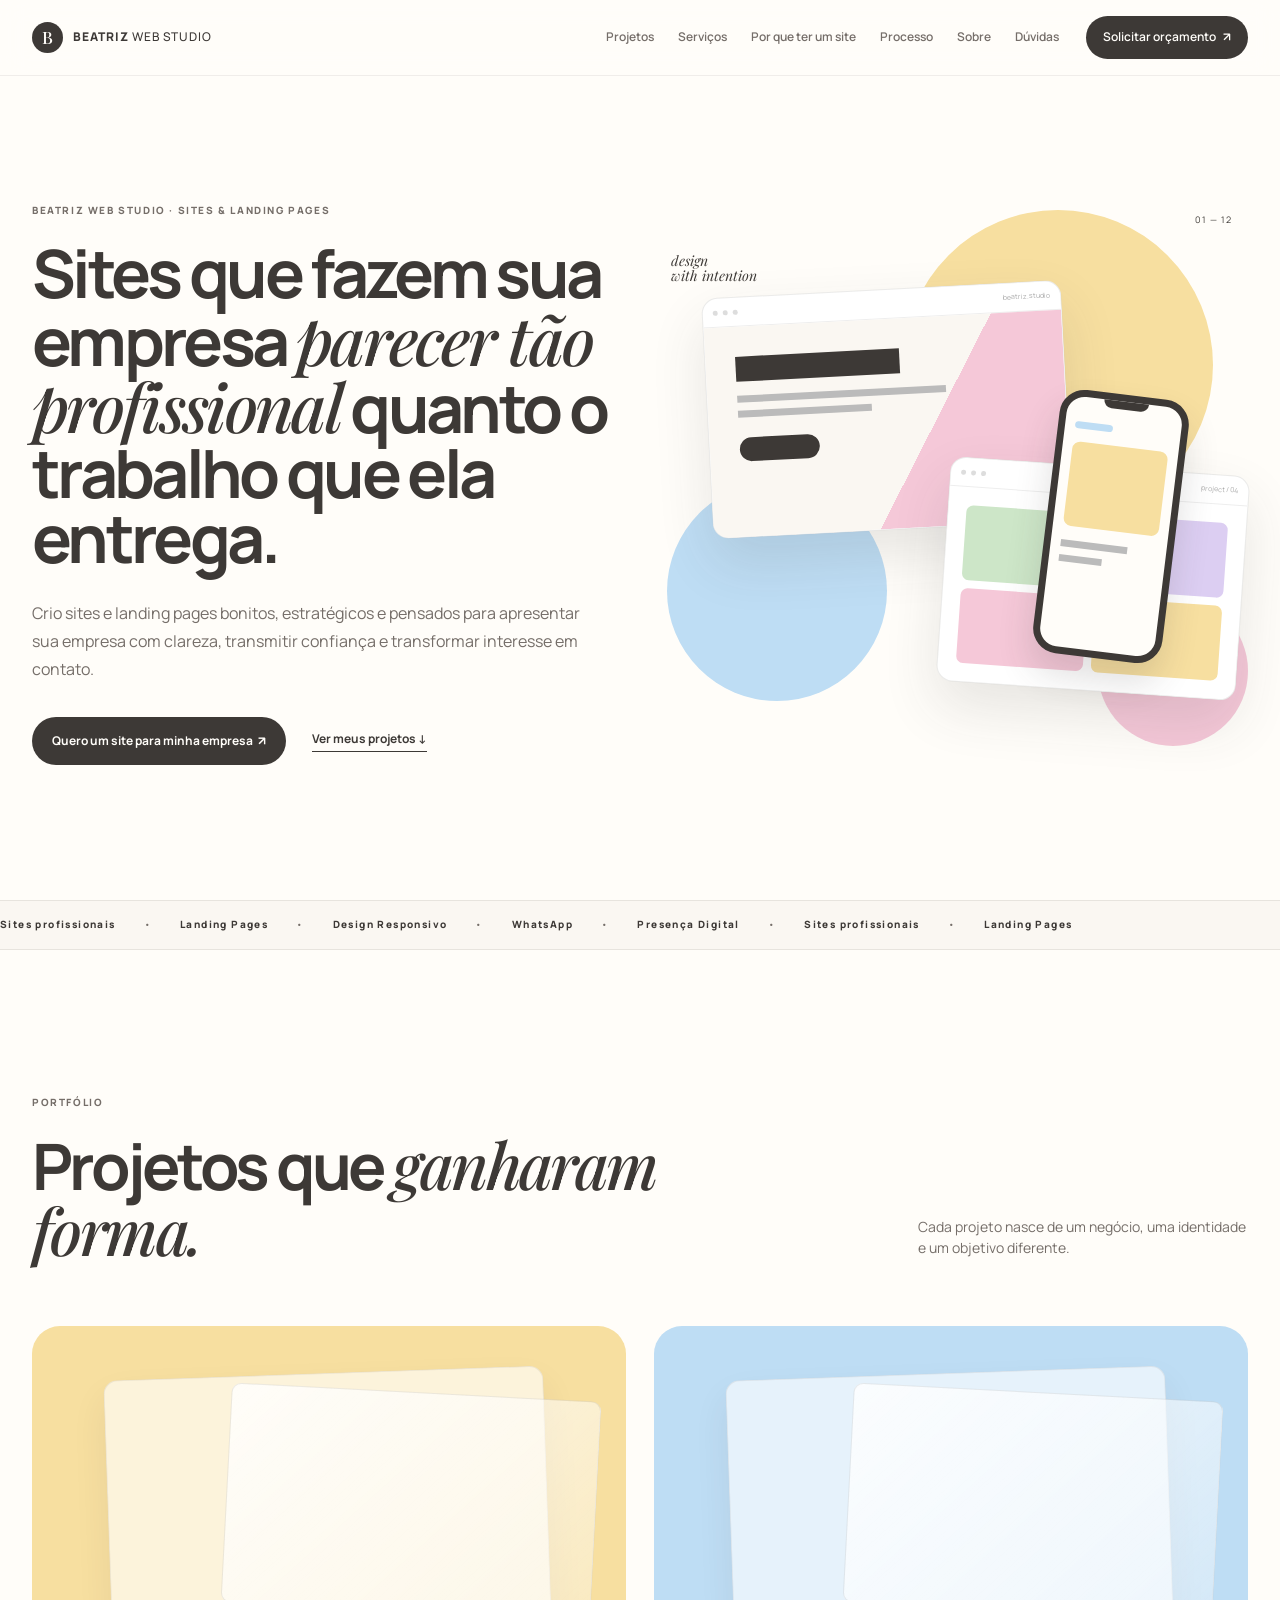
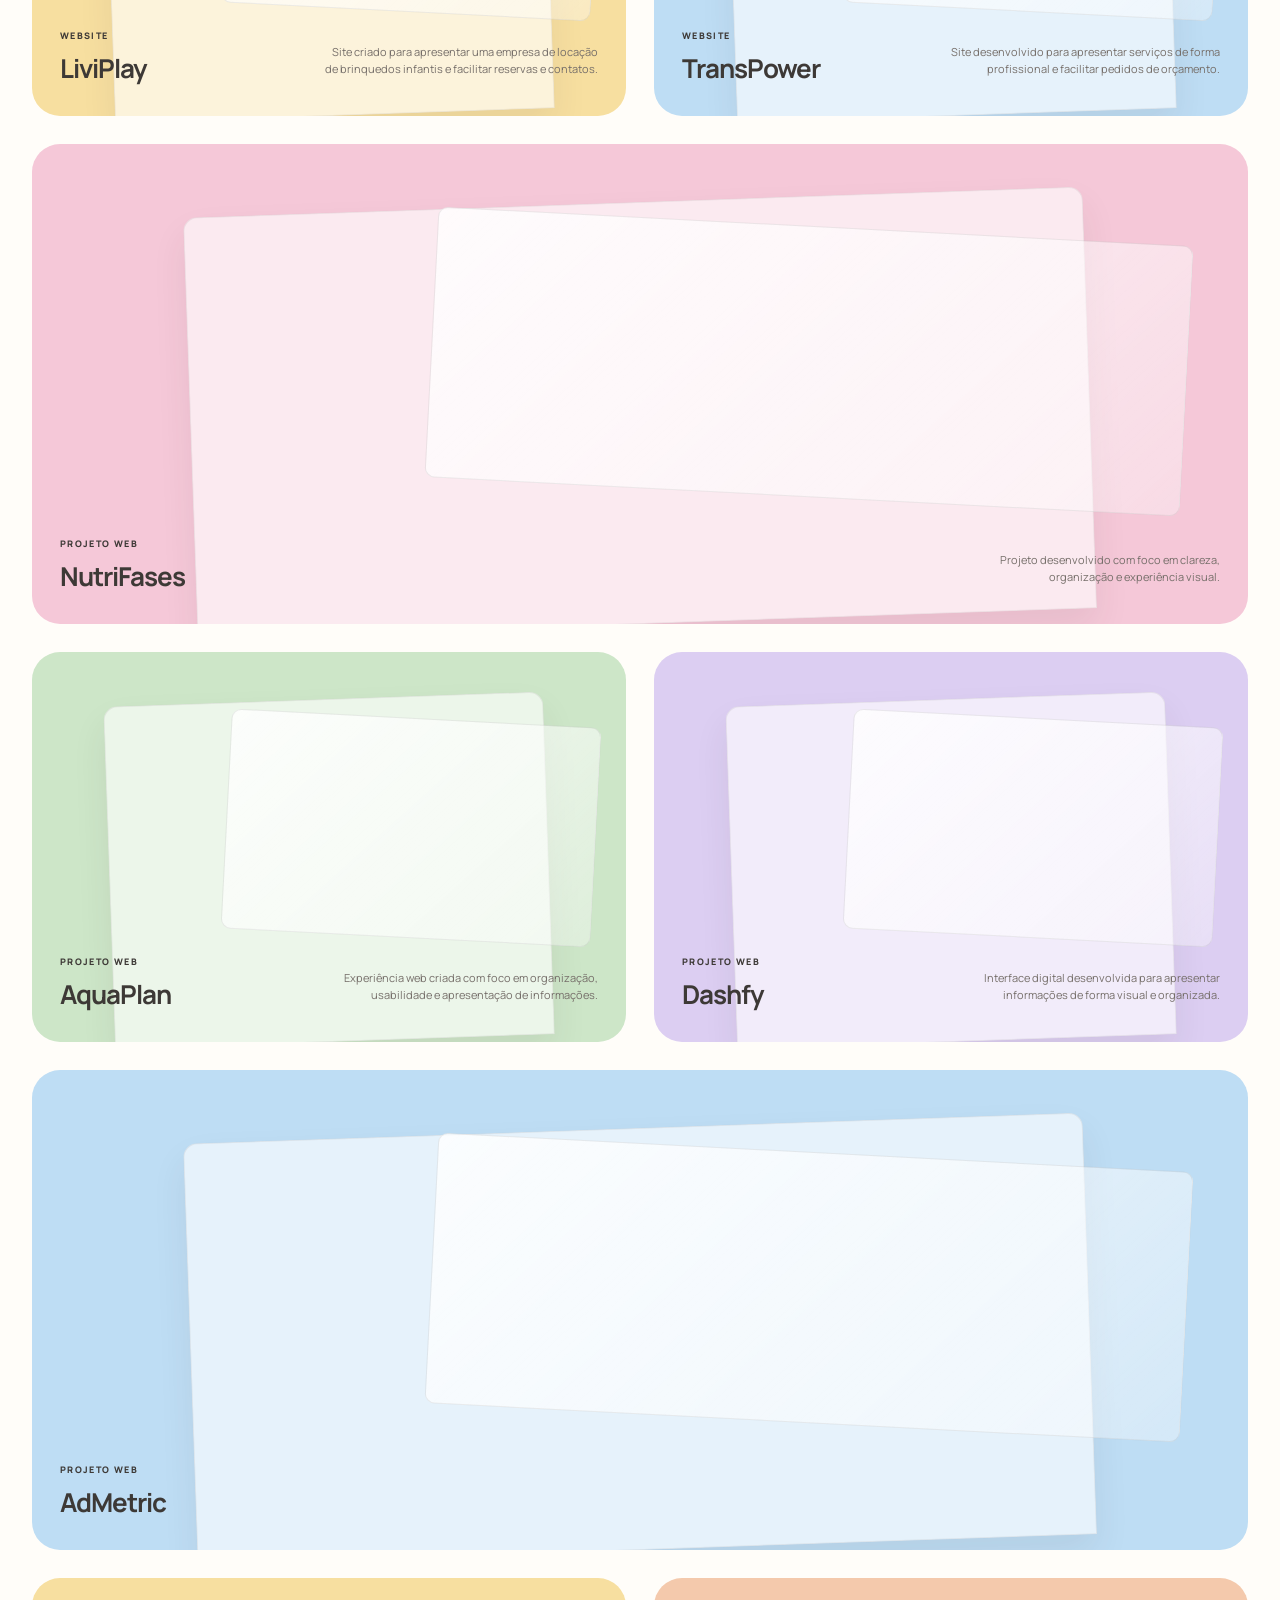
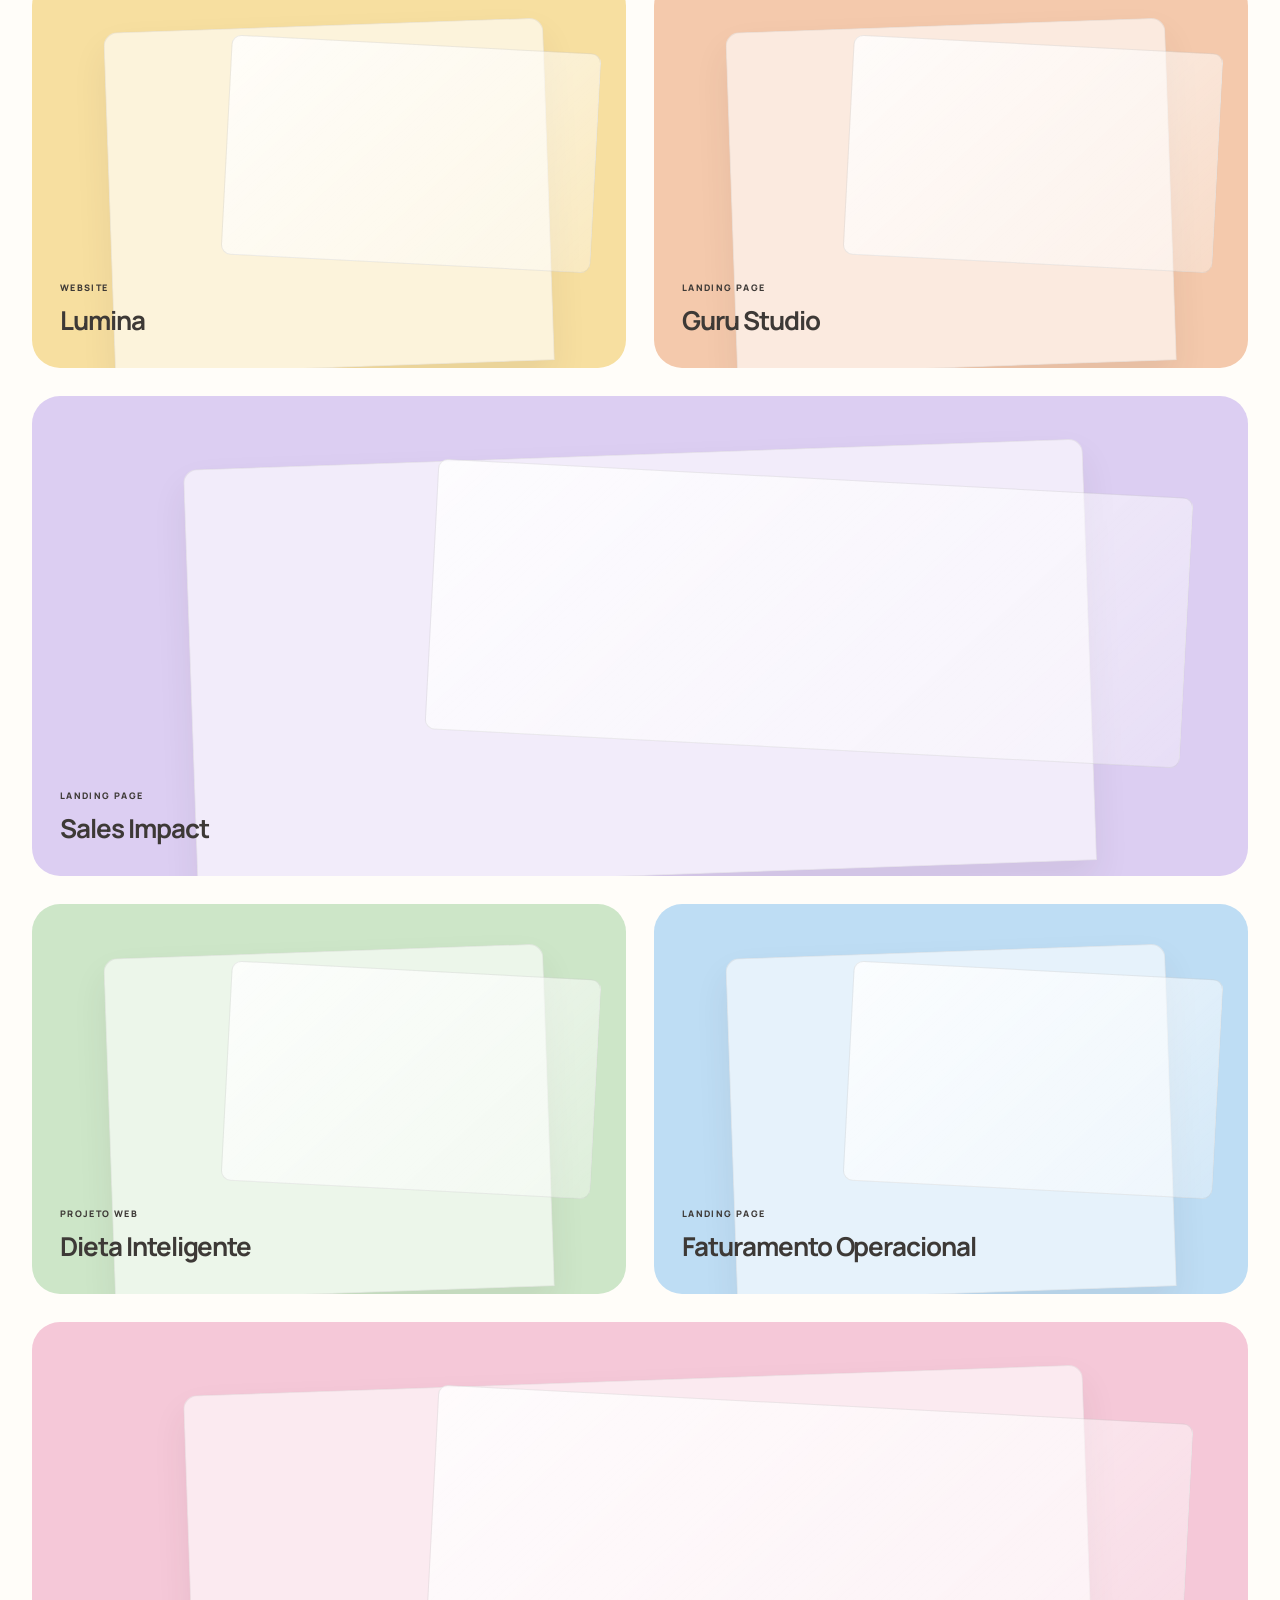
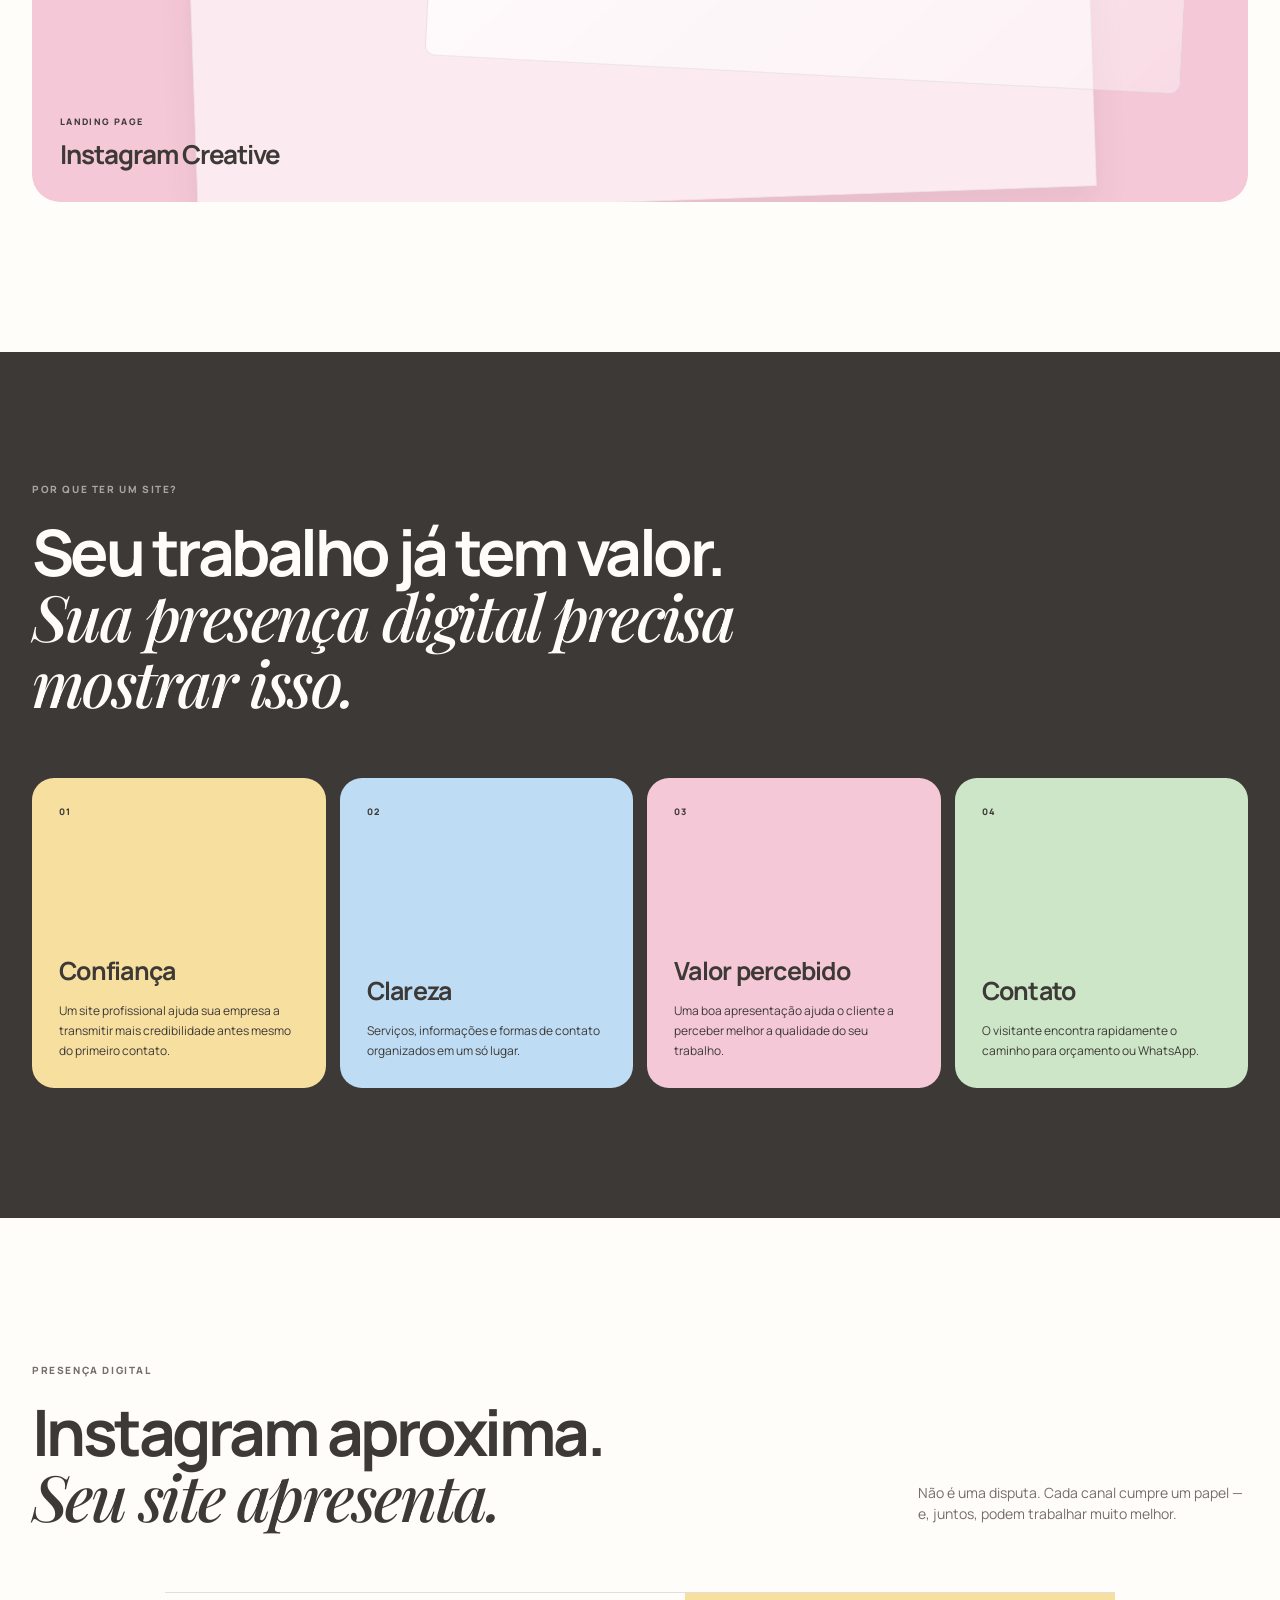
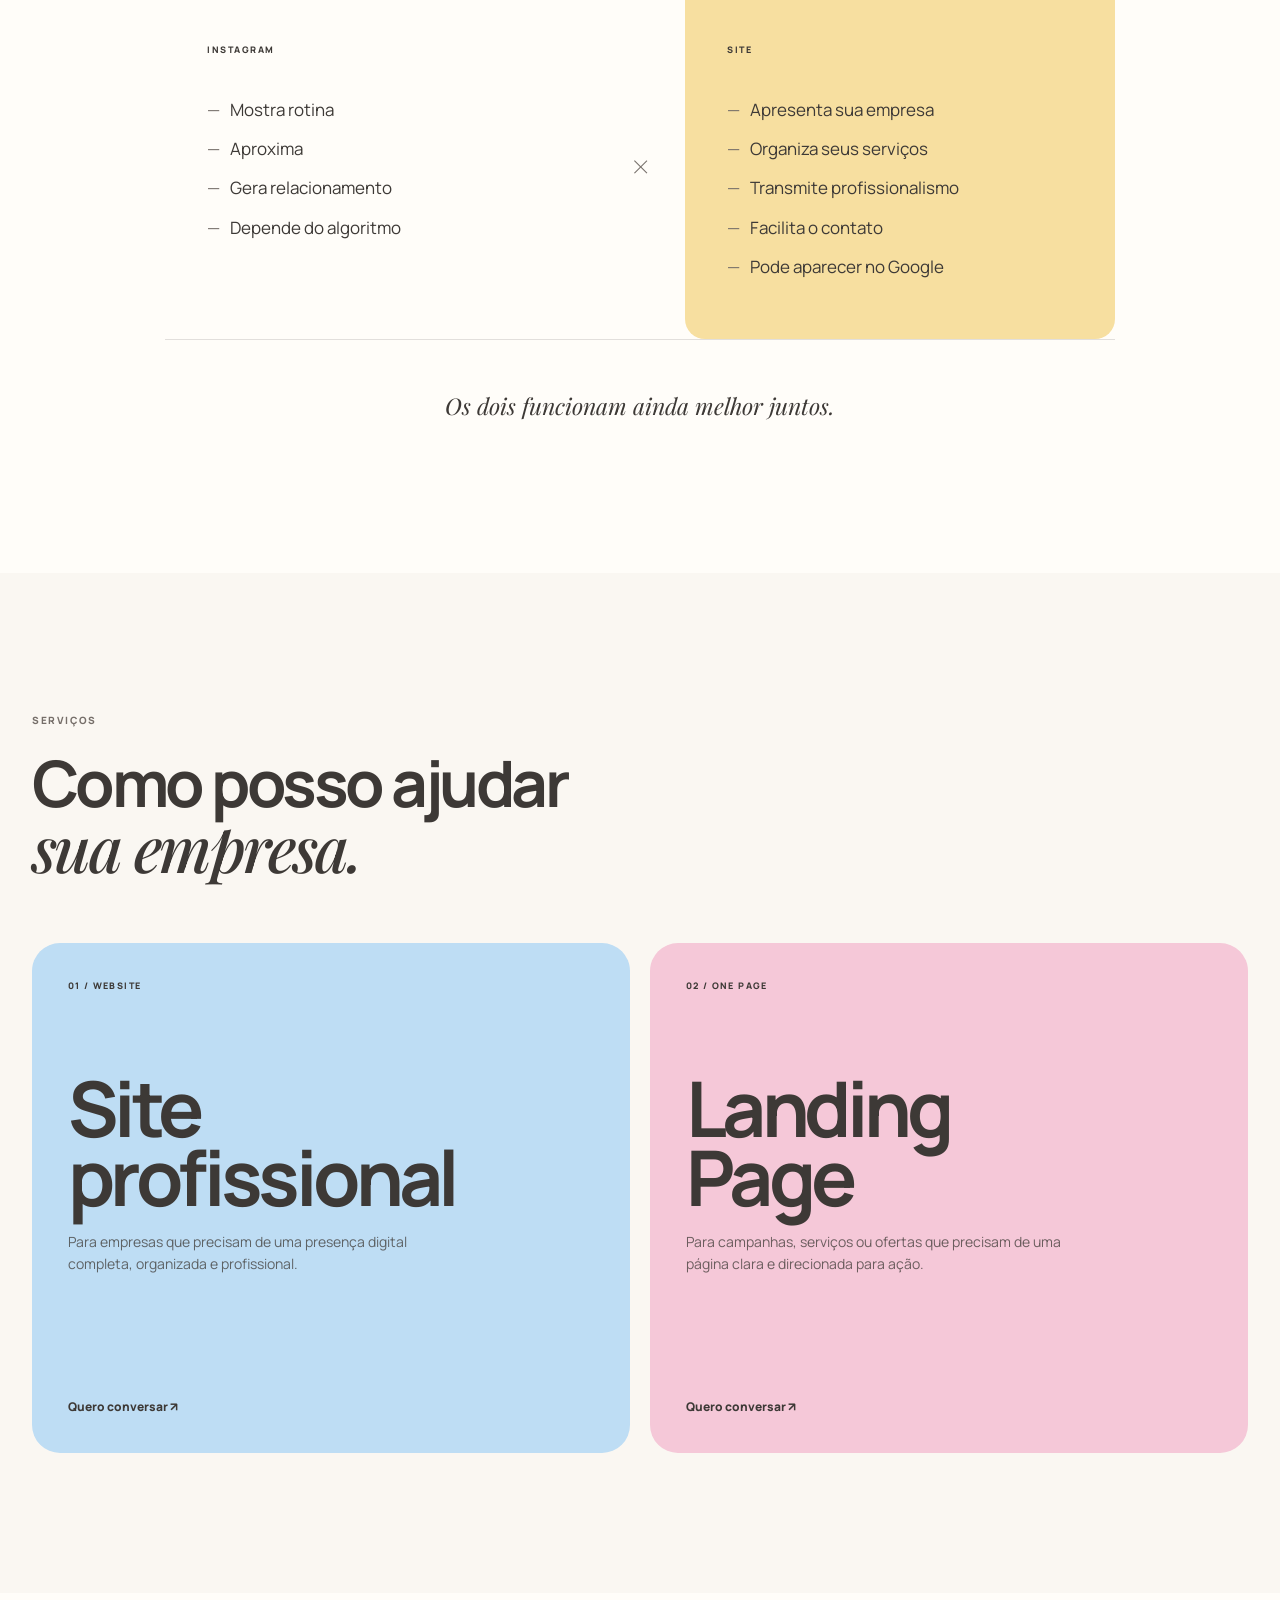
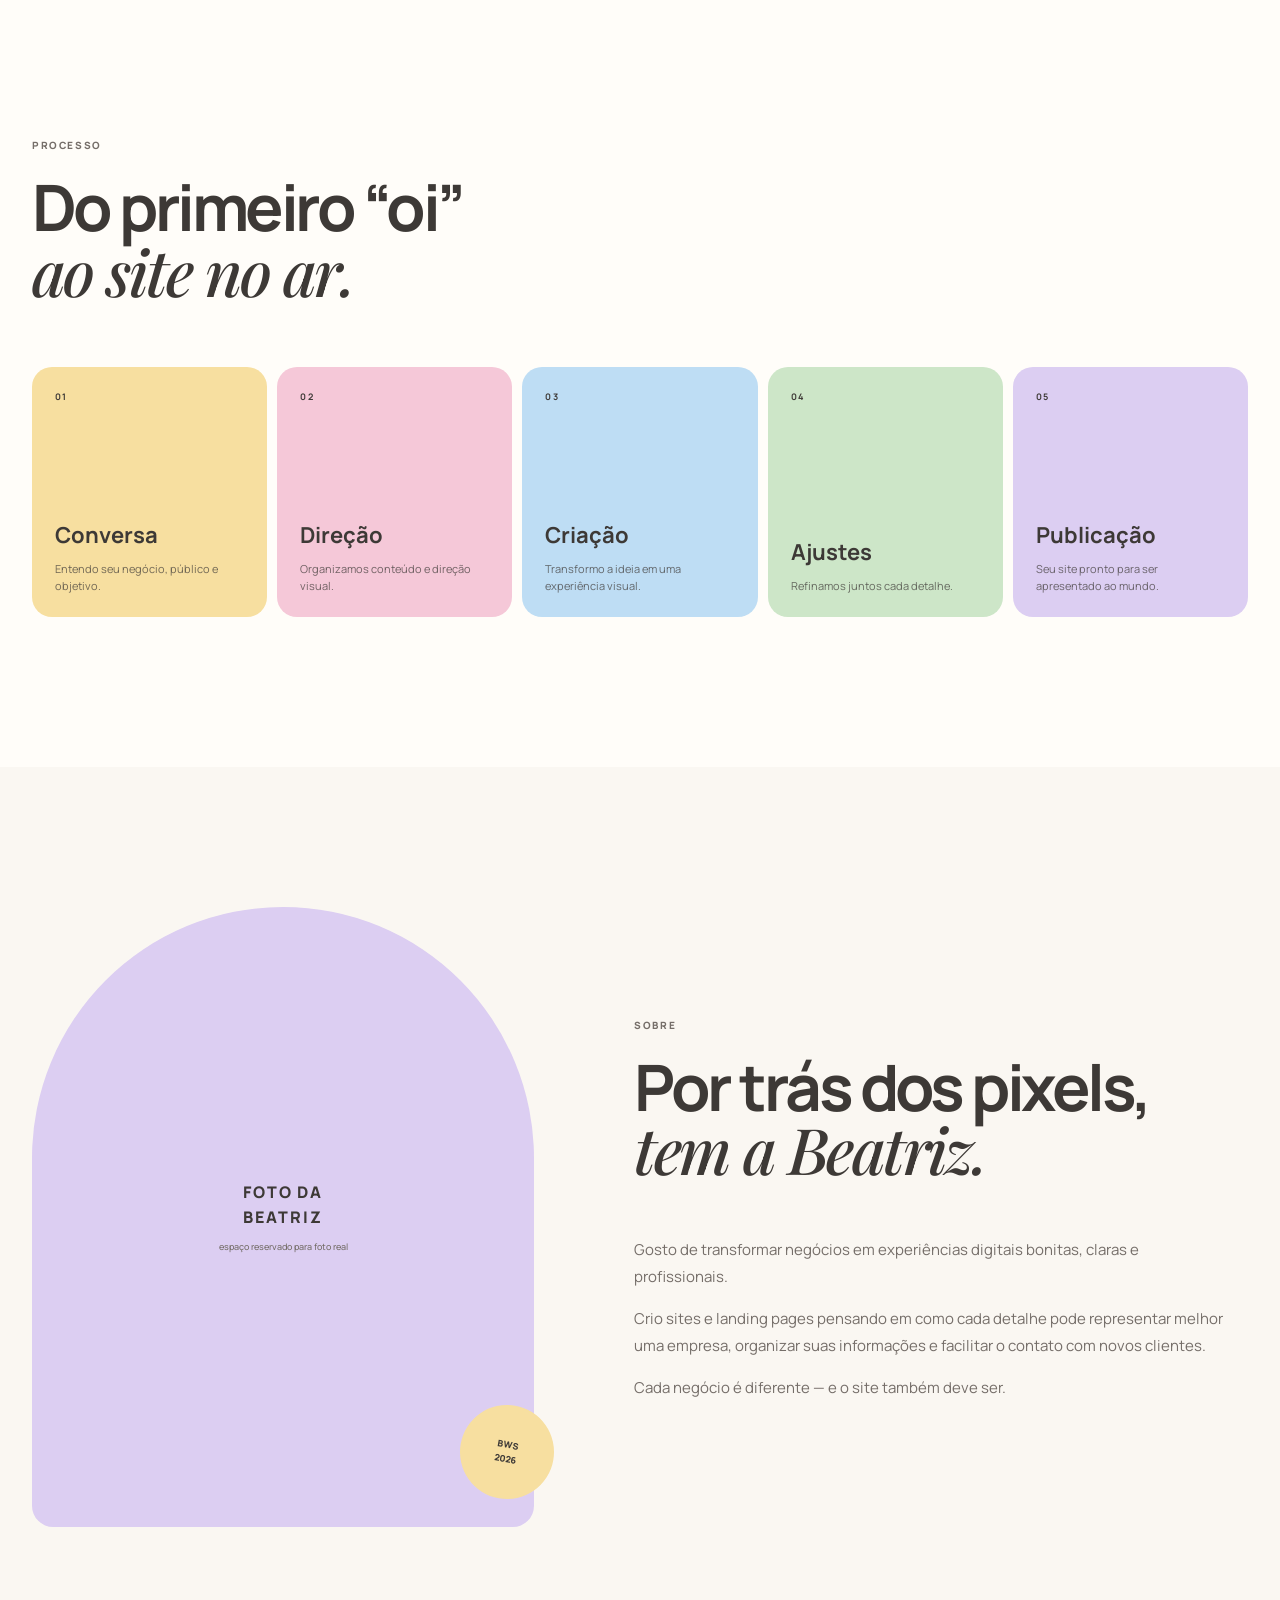
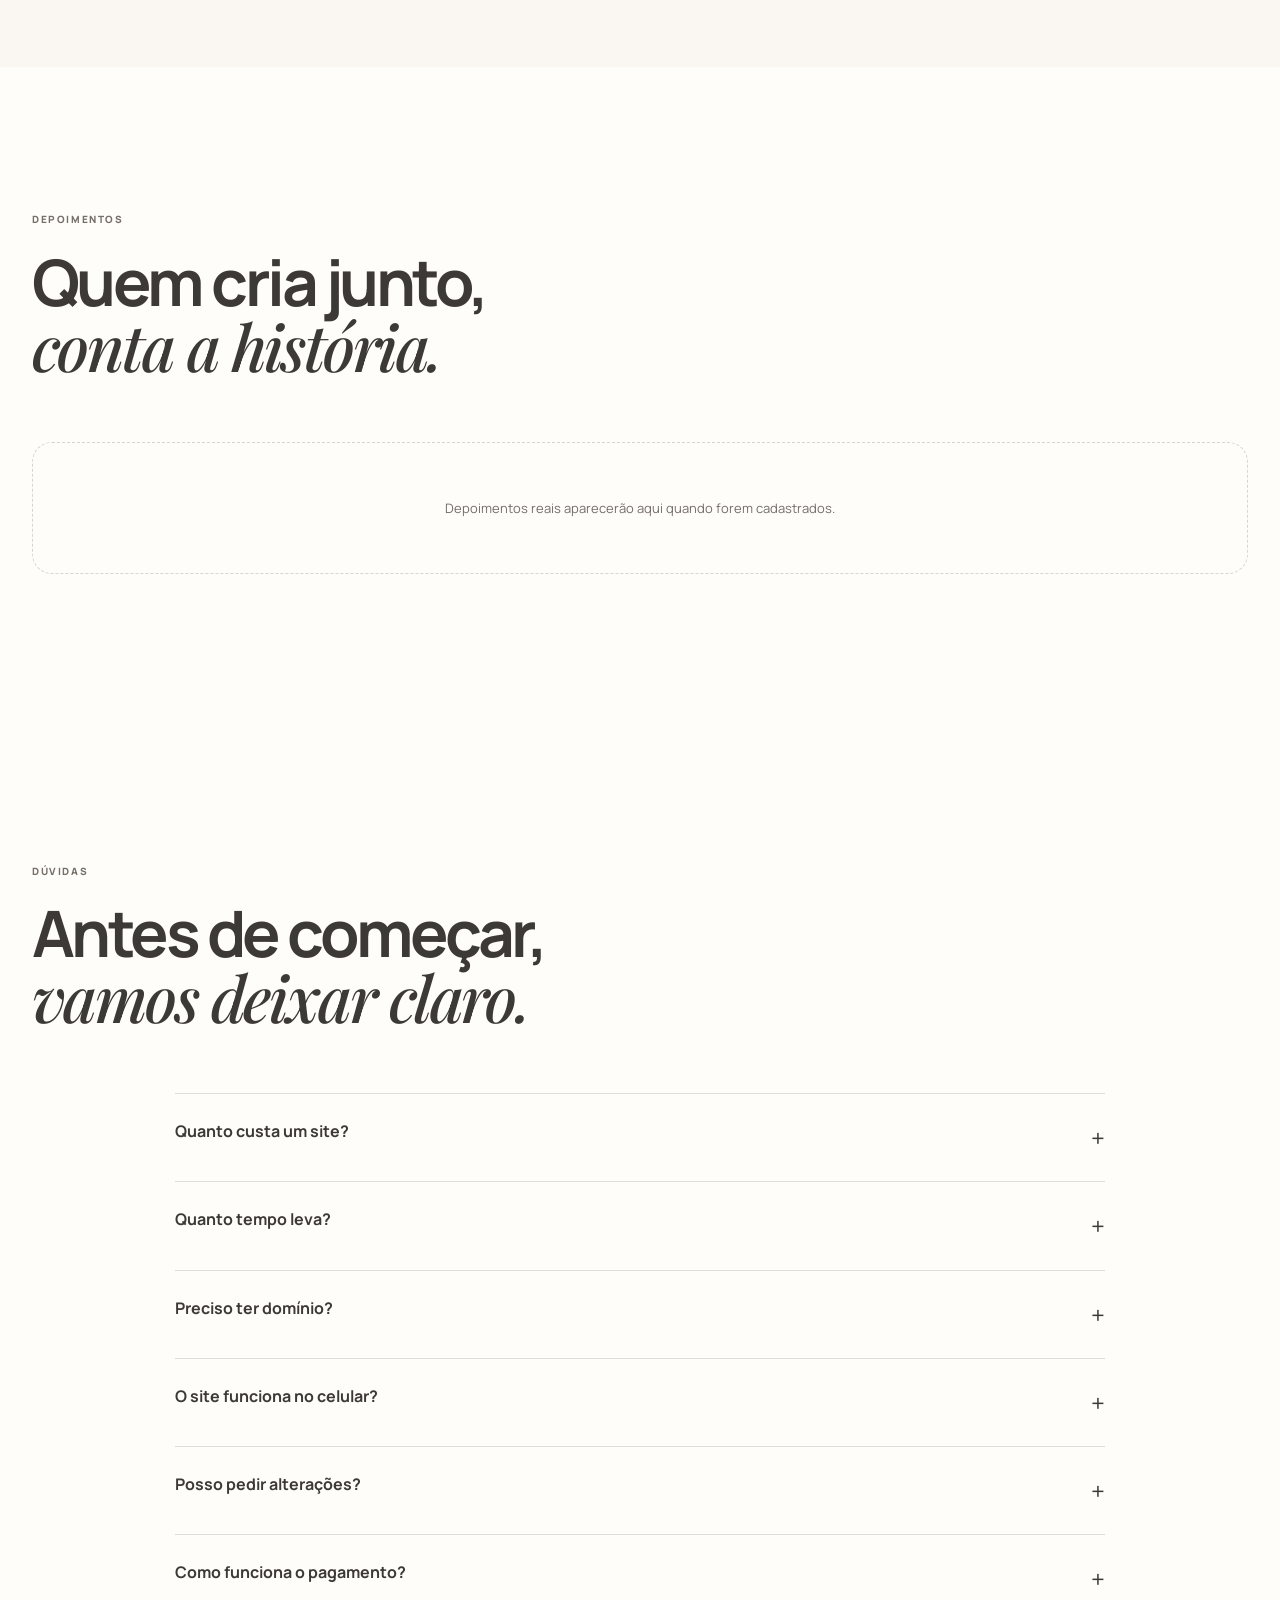
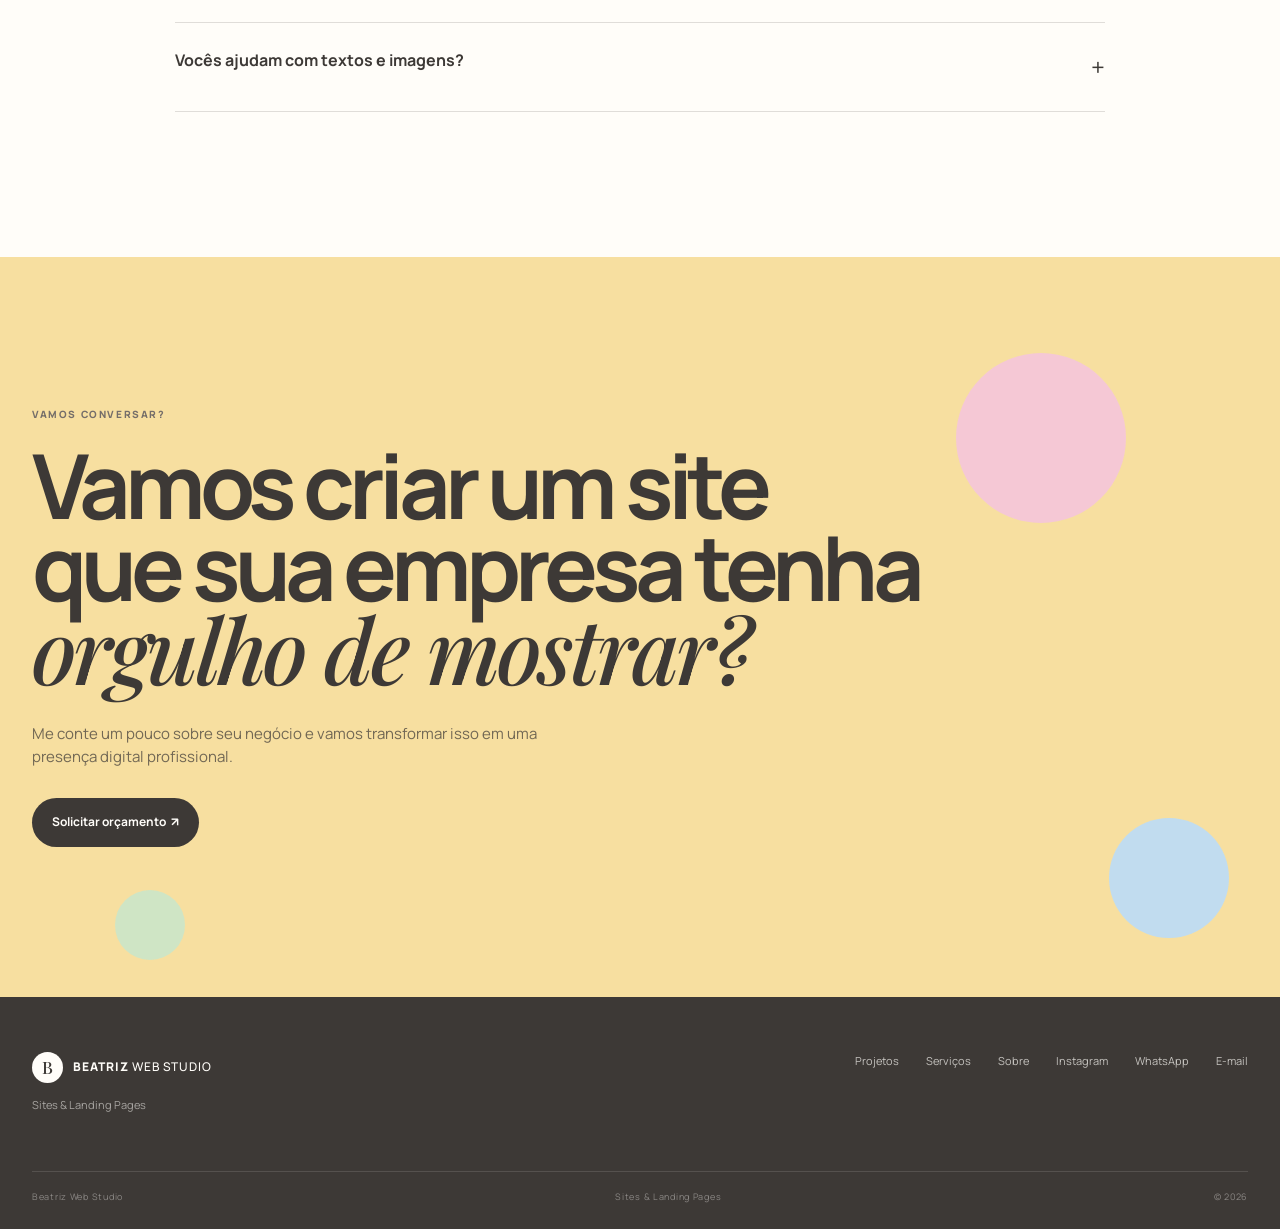
<file: index.html>
<!doctype html>
<html lang="pt-BR">
<head>
  <meta charset="UTF-8" />
  <meta name="viewport" content="width=device-width, initial-scale=1.0" />
  <meta name="description" content="Criação de sites profissionais e landing pages para empresas que querem apresentar melhor seu negócio, transmitir confiança e gerar novos contatos." />
  <meta name="theme-color" content="#FFFDF9" />
  <link rel="canonical" href="/" />
  <link rel="preconnect" href="https://fonts.googleapis.com" />
  <link rel="preconnect" href="https://fonts.gstatic.com" crossorigin />
  <link href="https://fonts.googleapis.com/css2?family=DM+Sans:wght@400;500;600;700&family=Manrope:wght@400;500;600;700;800&family=Playfair+Display:ital,wght@0,500;1,500&display=swap" rel="stylesheet" />
  <link rel="stylesheet" href="styles.css" />
  <title>Beatriz Web Studio — Sites & Landing Pages</title>
</head>
<body>
  <header class="site-header" id="header">
    <a class="brand" href="#top" aria-label="Beatriz Web Studio — início">
      <span class="brand-mark">B</span><span>BEATRIZ <b>WEB STUDIO</b></span>
    </a>
    <button class="menu-toggle" aria-label="Abrir menu" aria-expanded="false">☰</button>
    <nav class="nav" aria-label="Navegação principal">
      <a href="#projetos">Projetos</a><a href="#servicos">Serviços</a><a href="#por-que">Por que ter um site</a><a href="#processo">Processo</a><a href="#sobre">Sobre</a><a href="#faq">Dúvidas</a>
      <a class="nav-cta" href="#orcamento">Solicitar orçamento <span>↗</span></a>
    </nav>
  </header>

  <main id="top">
    <section class="hero section-wrap">
      <div class="hero-copy reveal">
        <p class="eyebrow">BEATRIZ WEB STUDIO · SITES & LANDING PAGES</p>
        <h1>Sites que fazem sua empresa <em>parecer tão profissional</em> quanto o trabalho que ela entrega.</h1>
        <p class="hero-sub">Crio sites e landing pages bonitos, estratégicos e pensados para apresentar sua empresa com clareza, transmitir confiança e transformar interesse em contato.</p>
        <div class="actions"><a class="button button-dark" href="#orcamento">Quero um site para minha empresa <span>↗</span></a><a class="text-link" href="#projetos">Ver meus projetos ↓</a></div>
      </div>
      <div class="hero-art reveal" aria-label="Composição visual de projetos web">
        <div class="art-blob blob-yellow"></div><div class="art-blob blob-blue"></div><div class="art-blob blob-pink"></div>
        <div class="browser-card card-a"><div class="browser-bar"><i></i><i></i><i></i><span>beatriz.studio</span></div><div class="mini-layout"><div class="mini-title"></div><div class="mini-line"></div><div class="mini-line short"></div><div class="mini-button"></div></div></div>
        <div class="phone-card"><div class="phone-notch"></div><div class="phone-screen"><span class="mini-pill"></span><div class="mini-photo"></div><div class="mini-line"></div><div class="mini-line short"></div></div></div>
        <div class="browser-card card-b"><div class="browser-bar"><i></i><i></i><i></i><span>project / 04</span></div><div class="mini-grid"><div></div><div></div><div></div><div></div></div></div>
        <span class="art-note note-one">design<br>with intention</span><span class="art-note note-two">01 — 12</span>
      </div>
    </section>

    <div class="service-marquee" aria-label="Serviços"><div><span>Sites profissionais</span><b>•</b><span>Landing Pages</span><b>•</b><span>Design Responsivo</span><b>•</b><span>WhatsApp</span><b>•</b><span>Presença Digital</span><b>•</b><span>Sites profissionais</span><b>•</b><span>Landing Pages</span></div></div>

    <section class="section-wrap projects" id="projetos">
      <div class="section-intro reveal"><div><p class="eyebrow">PORTFÓLIO</p><h2>Projetos que <em>ganharam forma.</em></h2></div><p>Cada projeto nasce de um negócio, uma identidade e um objetivo diferente.</p></div>
      <div class="project-grid" id="project-grid"></div>
    </section>

    <section class="why-section" id="por-que">
      <div class="section-wrap"><div class="section-intro light-intro reveal"><div><p class="eyebrow">POR QUE TER UM SITE?</p><h2>Seu trabalho já tem valor.<br><em>Sua presença digital precisa mostrar isso.</em></h2></div></div>
      <div class="reason-grid">
        <article class="reason yellow reveal"><span>01</span><h3>Confiança</h3><p>Um site profissional ajuda sua empresa a transmitir mais credibilidade antes mesmo do primeiro contato.</p></article>
        <article class="reason blue reveal"><span>02</span><h3>Clareza</h3><p>Serviços, informações e formas de contato organizados em um só lugar.</p></article>
        <article class="reason pink reveal"><span>03</span><h3>Valor percebido</h3><p>Uma boa apresentação ajuda o cliente a perceber melhor a qualidade do seu trabalho.</p></article>
        <article class="reason green reveal"><span>04</span><h3>Contato</h3><p>O visitante encontra rapidamente o caminho para orçamento ou WhatsApp.</p></article>
      </div></div>
    </section>

    <section class="comparison section-wrap" id="instagram">
      <div class="section-intro reveal"><div><p class="eyebrow">PRESENÇA DIGITAL</p><h2>Instagram aproxima.<br><em>Seu site apresenta.</em></h2></div><p>Não é uma disputa. Cada canal cumpre um papel — e, juntos, podem trabalhar muito melhor.</p></div>
      <div class="compare-wrap reveal"><div class="compare-col insta"><span class="compare-label">INSTAGRAM</span><ul><li>Mostra rotina</li><li>Aproxima</li><li>Gera relacionamento</li><li>Depende do algoritmo</li></ul></div><div class="compare-divider">×</div><div class="compare-col site"><span class="compare-label">SITE</span><ul><li>Apresenta sua empresa</li><li>Organiza seus serviços</li><li>Transmite profissionalismo</li><li>Facilita o contato</li><li>Pode aparecer no Google</li></ul></div></div><p class="together">Os dois funcionam ainda melhor juntos.</p>
    </section>

    <section class="services-section" id="servicos"><div class="section-wrap"><div class="section-intro reveal"><div><p class="eyebrow">SERVIÇOS</p><h2>Como posso ajudar<br><em>sua empresa.</em></h2></div></div><div class="service-pair"><article class="big-service blue reveal"><span>01 / WEBSITE</span><h3>Site<br>profissional</h3><p>Para empresas que precisam de uma presença digital completa, organizada e profissional.</p><a href="#orcamento">Quero conversar ↗</a></article><article class="big-service pink reveal"><span>02 / ONE PAGE</span><h3>Landing<br>Page</h3><p>Para campanhas, serviços ou ofertas que precisam de uma página clara e direcionada para ação.</p><a href="#orcamento">Quero conversar ↗</a></article></div></div></section>

    <section class="process section-wrap" id="processo"><div class="section-intro reveal"><div><p class="eyebrow">PROCESSO</p><h2>Do primeiro “oi”<br><em>ao site no ar.</em></h2></div></div><div class="timeline"><article class="step yellow reveal"><b>01</b><h3>Conversa</h3><p>Entendo seu negócio, público e objetivo.</p></article><article class="step pink reveal"><b>02</b><h3>Direção</h3><p>Organizamos conteúdo e direção visual.</p></article><article class="step blue reveal"><b>03</b><h3>Criação</h3><p>Transformo a ideia em uma experiência visual.</p></article><article class="step green reveal"><b>04</b><h3>Ajustes</h3><p>Refinamos juntos cada detalhe.</p></article><article class="step lilac reveal"><b>05</b><h3>Publicação</h3><p>Seu site pronto para ser apresentado ao mundo.</p></article></div></section>

    <section class="about-section" id="sobre"><div class="section-wrap about"><div class="portrait-placeholder reveal"><div class="portrait-frame"><span>FOTO DA<br>BEATRIZ</span><small>espaço reservado para foto real</small></div><div class="portrait-sticker">BWS<br>2026</div></div><div class="about-copy reveal"><p class="eyebrow">SOBRE</p><h2>Por trás dos pixels,<br><em>tem a Beatriz.</em></h2><p>Gosto de transformar negócios em experiências digitais bonitas, claras e profissionais.</p><p>Crio sites e landing pages pensando em como cada detalhe pode representar melhor uma empresa, organizar suas informações e facilitar o contato com novos clientes.</p><p>Cada negócio é diferente — e o site também deve ser.</p></div></div></section>

    <section class="testimonials section-wrap" id="depoimentos"><div class="section-intro reveal"><div><p class="eyebrow">DEPOIMENTOS</p><h2>Quem cria junto,<br><em>conta a história.</em></h2></div></div><div id="testimonial-list" class="testimonial-list"></div></section>

    <section class="faq-section section-wrap" id="faq"><div class="section-intro reveal"><div><p class="eyebrow">DÚVIDAS</p><h2>Antes de começar,<br><em>vamos deixar claro.</em></h2></div></div><div class="faq-list">
      <details><summary>Quanto custa um site?<span>+</span></summary><p>O investimento depende do tamanho e da complexidade do projeto. Depois de entender seu negócio, envio uma proposta sob medida.</p></details>
      <details><summary>Quanto tempo leva?<span>+</span></summary><p>O prazo varia conforme o projeto e a velocidade dos retornos. Tudo é combinado antes do início.</p></details>
      <details><summary>Preciso ter domínio?<span>+</span></summary><p>Não necessariamente. Posso orientar você na escolha e publicação do domínio.</p></details>
      <details><summary>O site funciona no celular?<span>+</span></summary><p>Sim. O projeto é pensado para funcionar bem em celular, tablet e computador.</p></details>
      <details><summary>Posso pedir alterações?<span>+</span></summary><p>Sim. O processo inclui uma etapa de ajustes para refinarmos o projeto juntos.</p></details>
      <details><summary>Como funciona o pagamento?<span>+</span></summary><p>As condições são apresentadas na proposta comercial e combinadas antes do início.</p></details>
      <details><summary>Vocês ajudam com textos e imagens?<span>+</span></summary><p>Sim. Posso orientar a estrutura do conteúdo e indicar o que precisamos para deixar a página mais completa.</p></details>
    </div></section>

    <section class="final-cta" id="orcamento"><div class="cta-decoration deco-a"></div><div class="cta-decoration deco-b"></div><div class="cta-decoration deco-c"></div><div class="section-wrap cta-inner reveal"><p class="eyebrow">VAMOS CONVERSAR?</p><h2>Vamos criar um site<br>que sua empresa tenha<br><em>orgulho de mostrar?</em></h2><p>Me conte um pouco sobre seu negócio e vamos transformar isso em uma presença digital profissional.</p><a class="button button-dark" href="https://wa.me/5524999999999" target="_blank" rel="noreferrer">Solicitar orçamento <span>↗</span></a></div></section>
  </main>

  <footer><div class="section-wrap footer-inner"><div><a class="brand footer-brand" href="#top"><span class="brand-mark">B</span><span>BEATRIZ <b>WEB STUDIO</b></span></a><p>Sites & Landing Pages</p></div><div class="footer-links"><a href="#projetos">Projetos</a><a href="#servicos">Serviços</a><a href="#sobre">Sobre</a><a href="#instagram">Instagram</a><a href="https://wa.me/5524999999999" target="_blank">WhatsApp</a><a href="mailto:oi@beatrizwebstudio.com">E-mail</a></div></div><div class="section-wrap footer-bottom"><span>Beatriz Web Studio</span><span>Sites & Landing Pages</span><span>© 2026</span></div></footer>
  <div class="modal" id="project-modal" aria-hidden="true"><div class="modal-backdrop"></div><div class="modal-dialog"><button class="modal-close" aria-label="Fechar">×</button><div id="modal-content"></div></div></div>
  <script src="script.js"></script>
</body>
</html>
</file>
<file: styles.css>
:root{--paper:#FFFDF9;--paper-2:#FAF7F2;--ink:#3D3936;--muted:#756E69;--yellow:#F7DFA0;--pink:#F5C8D8;--blue:#BEDDF4;--green:#CDE6C8;--lilac:#DCCEF2;--peach:#F4C9AC;--serif:'Playfair Display',Georgia,serif;--sans:'Manrope','DM Sans',Arial,sans-serif;--radius:28px;--max:1240px}*{box-sizing:border-box}html{scroll-behavior:smooth}body{margin:0;background:var(--paper);color:var(--ink);font-family:var(--sans);line-height:1.55}a{color:inherit;text-decoration:none}button{font:inherit} .section-wrap{width:min(calc(100% - 64px),var(--max));margin:auto}.site-header{position:sticky;top:0;z-index:50;display:flex;align-items:center;justify-content:space-between;min-height:76px;padding:12px max(32px,calc((100vw - 1240px)/2));background:rgba(255,253,249,.84);backdrop-filter:blur(14px);border-bottom:1px solid rgba(61,57,54,.08)}.brand{display:flex;align-items:center;gap:10px;font-size:12px;font-weight:800;letter-spacing:.08em;white-space:nowrap}.brand b{font-weight:500}.brand-mark{display:grid;place-items:center;width:31px;height:31px;border-radius:50%;background:var(--ink);color:var(--paper);font-family:var(--serif);font-size:17px;font-weight:500}.nav{display:flex;align-items:center;gap:24px;font-size:12px;font-weight:600}.nav a:not(.nav-cta){color:var(--muted)}.nav a:not(.nav-cta):hover{color:var(--ink)}.nav-cta{padding:12px 17px;border-radius:999px;background:var(--ink);color:var(--paper);margin-left:3px}.nav-cta span,.button span{display:inline-block;margin-left:5px}.menu-toggle{display:none;border:0;background:none;font-size:22px;color:var(--ink)}.hero{min-height:calc(100vh - 76px);display:grid;grid-template-columns:1fr 1fr;align-items:center;gap:54px;padding-top:62px;padding-bottom:70px}.eyebrow{margin:0 0 22px;font-size:10px;font-weight:800;letter-spacing:.16em;color:var(--muted)}h1,h2,h3,p{margin-top:0}h1{max-width:700px;margin-bottom:28px;font-size:clamp(46px,5.2vw,76px);line-height:.98;letter-spacing:-.055em;font-weight:700}h1 em,h2 em{font-family:var(--serif);font-weight:500;font-style:italic;letter-spacing:-.04em} .hero-sub{max-width:570px;color:var(--muted);font-size:16px;line-height:1.75}.actions{display:flex;align-items:center;gap:26px;margin-top:34px}.button{display:inline-flex;align-items:center;justify-content:center;padding:15px 20px;border-radius:999px;font-size:12px;font-weight:700;transition:transform .25s,box-shadow .25s}.button:hover{transform:translateY(-2px);box-shadow:0 12px 30px rgba(61,57,54,.13)}.button-dark{background:var(--ink);color:var(--paper)}.text-link{font-size:12px;font-weight:700;border-bottom:1px solid var(--ink);padding-bottom:3px}.hero-art{position:relative;height:570px}.art-blob{position:absolute;border-radius:50%}.blob-yellow{width:310px;height:310px;background:var(--yellow);right:6%;top:2%}.blob-blue{width:220px;height:220px;background:var(--blue);left:0;bottom:12%}.blob-pink{width:150px;height:150px;background:var(--pink);right:0;bottom:4%}.browser-card{position:absolute;background:#fff;border:1px solid rgba(61,57,54,.1);box-shadow:0 25px 55px rgba(61,57,54,.12);border-radius:16px;overflow:hidden}.card-a{width:360px;top:90px;left:40px;transform:rotate(-3deg)}.card-b{width:300px;right:5px;bottom:78px;transform:rotate(4deg)}.browser-bar{height:29px;display:flex;align-items:center;gap:5px;padding:0 10px;border-bottom:1px solid #eee;color:#aaa;font-size:7px}.browser-bar i{width:5px;height:5px;border-radius:50%;background:#ddd}.browser-bar span{margin-left:auto}.mini-layout{padding:30px;height:210px;background:linear-gradient(120deg,#faf7f2 60%,#f5c8d8 60%)}.mini-title{width:55%;height:25px;background:var(--ink);margin-bottom:14px}.mini-line{height:7px;width:70%;background:#bbb;margin-bottom:8px}.mini-line.short{width:45%}.mini-button{width:80px;height:24px;border-radius:12px;background:var(--ink);margin-top:20px}.phone-card{position:absolute;z-index:3;right:72px;top:195px;width:130px;height:265px;border:7px solid var(--ink);border-radius:25px;background:var(--paper);box-shadow:0 20px 35px rgba(61,57,54,.16);transform:rotate(7deg)}.phone-notch{width:45px;height:8px;background:var(--ink);border-radius:0 0 8px 8px;margin:auto}.phone-screen{padding:17px 10px}.mini-pill{display:block;width:38px;height:7px;border-radius:4px;background:var(--blue);margin-bottom:13px}.mini-photo{height:85px;border-radius:8px;background:var(--yellow);margin-bottom:14px}.mini-grid{display:grid;grid-template-columns:1fr 1fr;gap:8px;padding:18px}.mini-grid div{height:75px;border-radius:7px;background:var(--green)}.mini-grid div:nth-child(2){background:var(--lilac)}.mini-grid div:nth-child(3){background:var(--pink)}.mini-grid div:nth-child(4){background:var(--yellow)}.art-note{position:absolute;font-family:var(--serif);font-size:14px;font-style:italic;line-height:1.05;z-index:4}.note-one{left:4px;top:55px}.note-two{right:16px;top:16px;font-family:var(--sans);font-size:9px;font-style:normal;letter-spacing:.12em}.service-marquee{overflow:hidden;border-top:1px solid rgba(61,57,54,.1);border-bottom:1px solid rgba(61,57,54,.1);white-space:nowrap;padding:16px 0;background:var(--paper-2);font-size:10px;font-weight:800;letter-spacing:.14em}.service-marquee div{display:inline-flex;gap:28px;animation:marquee 28s linear infinite}.service-marquee b{font-weight:400;color:var(--muted)}@keyframes marquee{to{transform:translateX(-50%)}}.projects{padding-top:145px;padding-bottom:150px}.section-intro{display:flex;justify-content:space-between;align-items:end;gap:40px;margin-bottom:62px}.section-intro h2{max-width:800px;margin:0;font-size:clamp(42px,5vw,68px);line-height:1;letter-spacing:-.055em}.section-intro>p{max-width:330px;color:var(--muted);font-size:14px;margin-bottom:5px}.project-grid{display:grid;grid-template-columns:repeat(2,1fr);gap:28px}.project{cursor:pointer}.project:nth-child(3n){grid-column:1/-1}.project-cover{position:relative;min-height:390px;border-radius:var(--radius);overflow:hidden;display:flex;align-items:flex-end;padding:28px;transition:transform .4s}.project:nth-child(3n) .project-cover{min-height:480px}.project:hover .project-cover{transform:translateY(-5px)}.project-cover:before{content:'';position:absolute;inset:12% 13% 0;background:rgba(255,255,255,.62);border:1px solid rgba(61,57,54,.08);border-radius:14px 14px 0 0;box-shadow:0 18px 35px rgba(61,57,54,.08);transform:rotate(-2deg)}.project-cover:after{content:'';position:absolute;width:62%;height:56%;right:5%;top:17%;border:1px solid rgba(61,57,54,.09);border-radius:10px;background:linear-gradient(135deg,rgba(255,255,255,.82),rgba(255,255,255,.35));transform:rotate(3deg)}.project-meta{position:relative;z-index:3;display:flex;align-items:end;justify-content:space-between;width:100%}.project-cat{font-size:9px;font-weight:800;letter-spacing:.15em;text-transform:uppercase}.project h3{margin:5px 0 0;font-size:26px;letter-spacing:-.04em}.project-desc{max-width:280px;font-size:11px;color:var(--muted);text-align:right}.yellow-bg{background:var(--yellow)}.blue-bg{background:var(--blue)}.pink-bg{background:var(--pink)}.green-bg{background:var(--green)}.lilac-bg{background:var(--lilac)}.peach-bg{background:var(--peach)}.why-section{padding:130px 0;background:var(--ink);color:var(--paper)}.light-intro .eyebrow{color:rgba(255,253,249,.55)}.light-intro>p{color:rgba(255,253,249,.62)}.reason-grid{display:grid;grid-template-columns:repeat(4,1fr);gap:14px}.reason{min-height:310px;border-radius:22px;padding:27px;color:var(--ink);display:flex;flex-direction:column}.reason span{font-size:9px;font-weight:800;letter-spacing:.15em}.reason h3{margin-top:auto;margin-bottom:10px;font-size:25px;letter-spacing:-.03em}.reason p{margin:0;font-size:12px;line-height:1.65}.reason.yellow{background:var(--yellow)}.reason.blue{background:var(--blue)}.reason.pink{background:var(--pink)}.reason.green{background:var(--green)}.comparison{padding-top:145px;padding-bottom:150px}.compare-wrap{display:grid;grid-template-columns:1fr 90px 1fr;align-items:stretch;max-width:950px;margin:auto;border-top:1px solid rgba(61,57,54,.15);border-bottom:1px solid rgba(61,57,54,.15)}.compare-col{padding:42px 42px 45px}.compare-col.site{background:var(--yellow);border-radius:0 0 20px 20px}.compare-label{font-size:9px;font-weight:800;letter-spacing:.17em}.compare-col ul{list-style:none;padding:24px 0 0;margin:0}.compare-col li{font-size:17px;margin:13px 0}.compare-col li:before{content:'—';margin-right:10px;color:var(--muted)}.compare-divider{display:grid;place-items:center;font-family:var(--serif);font-size:34px;color:var(--muted)}.together{text-align:center;font-family:var(--serif);font-size:23px;font-style:italic;margin:48px 0 0}.services-section{background:var(--paper-2);padding:140px 0}.service-pair{display:grid;grid-template-columns:1fr 1fr;gap:20px}.big-service{min-height:510px;padding:36px;border-radius:var(--radius);display:flex;flex-direction:column}.big-service.blue{background:var(--blue)}.big-service.pink{background:var(--pink)}.big-service span{font-size:9px;font-weight:800;letter-spacing:.15em}.big-service h3{font-size:clamp(48px,6vw,82px);line-height:.9;letter-spacing:-.06em;margin:80px 0 20px}.big-service p{max-width:390px;font-size:14px;color:rgba(61,57,54,.75)}.big-service a{margin-top:auto;font-size:12px;font-weight:800}.process{padding-top:145px;padding-bottom:150px}.timeline{display:grid;grid-template-columns:repeat(5,1fr);gap:10px}.step{min-height:250px;border-radius:20px;padding:23px;display:flex;flex-direction:column}.step b{font-size:9px;letter-spacing:.15em}.step h3{margin-top:auto;margin-bottom:8px;font-size:22px}.step p{font-size:11px;margin:0;color:rgba(61,57,54,.72)}.step.yellow{background:var(--yellow)}.step.pink{background:var(--pink)}.step.blue{background:var(--blue)}.step.green{background:var(--green)}.step.lilac{background:var(--lilac)}.about-section{background:var(--paper-2);padding:140px 0}.about{display:grid;grid-template-columns:.9fr 1.1fr;gap:100px;align-items:center}.portrait-placeholder{position:relative}.portrait-frame{height:620px;border-radius:260px 260px 22px 22px;background:var(--lilac);display:flex;align-items:center;justify-content:center;flex-direction:column;letter-spacing:.12em;font-weight:800;text-align:center}.portrait-frame small{margin-top:10px;font-size:9px;font-weight:500;letter-spacing:0;color:var(--muted)}.portrait-sticker{position:absolute;right:-20px;bottom:28px;background:var(--yellow);width:94px;height:94px;border-radius:50%;display:grid;place-items:center;text-align:center;font-size:9px;font-weight:800;transform:rotate(10deg)}.about-copy h2{font-size:clamp(44px,5vw,70px);line-height:.98;letter-spacing:-.055em}.about-copy p:not(.eyebrow){max-width:600px;color:var(--muted);font-size:15px;line-height:1.8}.testimonials{padding-top:145px;padding-bottom:145px}.testimonial-list{display:grid;grid-template-columns:repeat(3,1fr);gap:16px}.testimonial-empty{grid-column:1/-1;padding:55px;text-align:center;border:1px dashed rgba(61,57,54,.2);border-radius:20px;color:var(--muted);font-size:13px}.testimonial{padding:30px;border-radius:22px;min-height:260px;display:flex;flex-direction:column}.testimonial:nth-child(1){background:var(--pink)}.testimonial:nth-child(2){background:var(--blue)}.testimonial:nth-child(3){background:var(--green)}.testimonial blockquote{margin:0;font-family:var(--serif);font-size:22px;font-style:italic;line-height:1.35}.testimonial footer{margin-top:auto;background:none;padding:20px 0 0;color:var(--ink)}.testimonial footer strong{display:block;font-size:12px}.testimonial footer small{font-size:10px;color:var(--muted)}.faq-section{padding-top:145px;padding-bottom:145px}.faq-list{max-width:930px;margin:auto;border-top:1px solid rgba(61,57,54,.16)}details{border-bottom:1px solid rgba(61,57,54,.16)}summary{list-style:none;cursor:pointer;display:flex;justify-content:space-between;gap:30px;padding:25px 0;font-size:16px;font-weight:700}summary::-webkit-details-marker{display:none}summary span{font-size:24px;font-weight:400;transition:transform .2s}details[open] summary span{transform:rotate(45deg)}details p{max-width:720px;color:var(--muted);font-size:13px;padding:0 50px 25px 0;margin:0}.final-cta{position:relative;overflow:hidden;padding:150px 0;background:var(--yellow)}.cta-inner{position:relative;z-index:2}.cta-inner h2{font-size:clamp(50px,7vw,94px);line-height:.91;letter-spacing:-.065em;margin:0 0 30px}.cta-inner>p:not(.eyebrow){max-width:550px;font-size:15px;color:rgba(61,57,54,.72);margin-bottom:30px}.cta-decoration{position:absolute;border-radius:50%;opacity:.95}.deco-a{width:170px;height:170px;background:var(--pink);right:12%;top:13%}.deco-b{width:120px;height:120px;background:var(--blue);right:4%;bottom:8%}.deco-c{width:70px;height:70px;background:var(--green);left:9%;bottom:5%}footer{background:var(--ink);color:var(--paper);padding:55px 0 25px}.footer-inner{display:flex;justify-content:space-between;gap:40px}.footer-brand .brand-mark{background:var(--paper);color:var(--ink)}.footer-inner>div>p{font-size:11px;color:rgba(255,253,249,.55);margin:13px 0}.footer-links{display:flex;flex-wrap:wrap;justify-content:flex-end;gap:18px 27px;max-width:520px}.footer-links a{font-size:11px;color:rgba(255,253,249,.7)}.footer-bottom{display:flex;justify-content:space-between;border-top:1px solid rgba(255,253,249,.12);margin-top:45px;padding-top:18px;font-size:9px;color:rgba(255,253,249,.4);letter-spacing:.08em}.modal{display:none;position:fixed;inset:0;z-index:100}.modal.open{display:block}.modal-backdrop{position:absolute;inset:0;background:rgba(61,57,54,.58);backdrop-filter:blur(8px)}.modal-dialog{position:relative;width:min(850px,calc(100% - 32px));max-height:90vh;overflow:auto;margin:5vh auto;background:var(--paper);border-radius:25px;padding:38px}.modal-close{position:absolute;right:18px;top:15px;border:0;background:none;font-size:28px;cursor:pointer}.modal-content-cover{height:270px;border-radius:18px;margin-bottom:25px}.modal-dialog h2{font-size:44px;letter-spacing:-.05em;margin:0 0 8px}.modal-dialog .modal-cat{font-size:9px;font-weight:800;letter-spacing:.16em}.modal-dialog p{color:var(--muted);font-size:14px;max-width:650px}.modal-thumbs{display:grid;grid-template-columns:repeat(3,1fr);gap:10px;margin:24px 0}.modal-thumbs div{height:110px;border-radius:12px;background:var(--blue)}.reveal{opacity:0;transform:translateY(18px);transition:opacity .7s ease,transform .7s ease}.reveal.visible{opacity:1;transform:none}@media(max-width:1050px){.nav{gap:14px}.nav a:not(.nav-cta){display:none}.hero{grid-template-columns:1fr}.hero-art{max-width:650px;width:100%;margin:auto}.reason-grid{grid-template-columns:repeat(2,1fr)}.timeline{grid-template-columns:repeat(3,1fr)}.about{gap:50px}.testimonial-list{grid-template-columns:1fr 1fr}}@media(max-width:700px){.section-wrap{width:min(calc(100% - 36px),var(--max))}.site-header{padding:11px 18px}.brand{font-size:10px}.menu-toggle{display:block}.nav{display:none;position:absolute;left:0;right:0;top:70px;padding:18px;background:rgba(255,253,249,.98);border-bottom:1px solid rgba(61,57,54,.1);flex-direction:column;align-items:stretch}.nav.open{display:flex}.nav a:not(.nav-cta){display:block;padding:8px 0}.nav-cta{text-align:center}.hero{padding-top:55px;min-height:auto;gap:30px}.hero h1{font-size:48px}.hero-sub{font-size:14px}.actions{align-items:flex-start;flex-direction:column;gap:18px}.hero-art{height:390px}.blob-yellow{width:220px;height:220px}.blob-blue{width:150px;height:150px}.blob-pink{width:95px;height:95px}.card-a{width:250px;top:55px;left:12px}.card-b{width:205px;right:0;bottom:40px}.mini-layout{height:150px;padding:22px}.phone-card{width:105px;height:220px;right:30px;top:130px}.projects,.comparison,.process,.testimonials,.faq-section{padding-top:90px;padding-bottom:90px}.section-intro{display:block;margin-bottom:42px}.section-intro>p{margin-top:24px}.section-intro h2{font-size:46px}.project-grid{grid-template-columns:1fr;gap:18px}.project:nth-child(3n){grid-column:auto}.project-cover,.project:nth-child(3n) .project-cover{min-height:370px}.project-desc{max-width:190px}.reason-grid,.service-pair,.timeline,.testimonial-list,.about{grid-template-columns:1fr}.why-section,.services-section,.about-section{padding:90px 0}.reason{min-height:245px}.compare-wrap{grid-template-columns:1fr;}.compare-divider{height:55px}.compare-col{padding:30px}.compare-col.site{border-radius:0}.big-service{min-height:410px}.big-service h3{margin-top:75px;font-size:58px}.timeline{gap:9px}.step{min-height:180px}.portrait-frame{height:460px}.footer-inner,.footer-bottom{display:block}.footer-links{justify-content:flex-start;margin-top:25px}.footer-bottom span{display:block;margin-top:8px}.modal-dialog{padding:25px}.modal-dialog h2{font-size:36px}.modal-thumbs{grid-template-columns:1fr}.modal-thumbs div{height:85px}}
</file>
